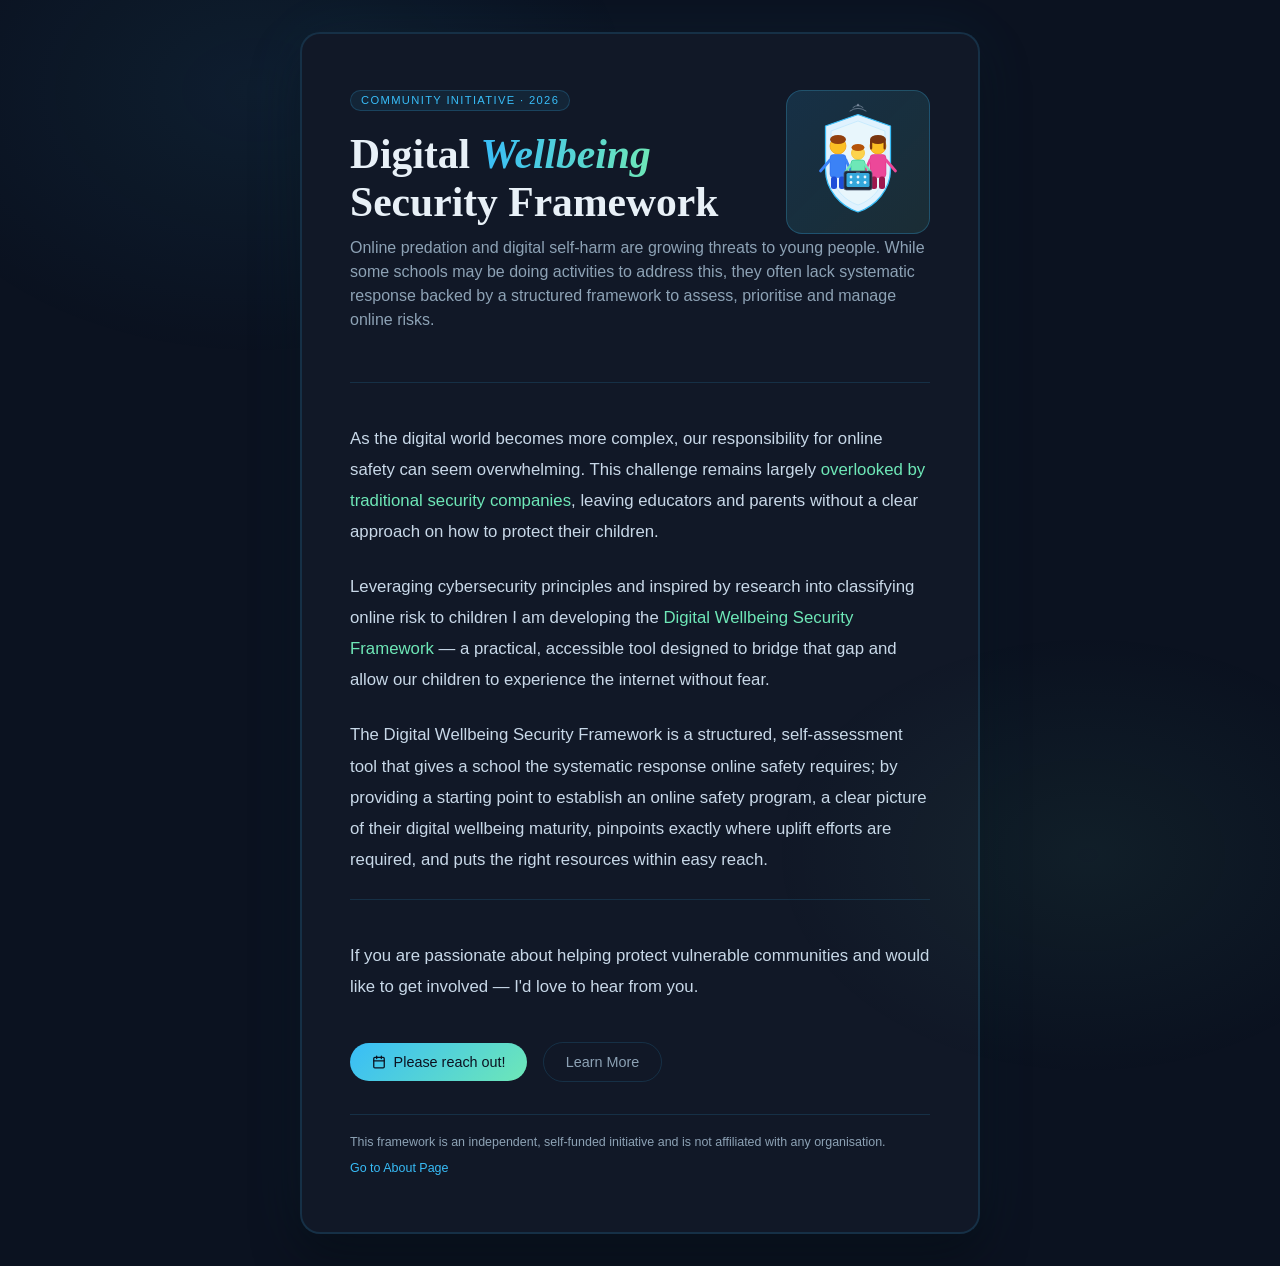
<file: index.html>
<!DOCTYPE html>
<html lang="en">
<head>
  <meta charset="UTF-8" />
  <meta name="viewport" content="width=device-width, initial-scale=1.0"/>
  <title>Digital Wellness Security Framework</title>
  
  <link rel="stylesheet" href = "style.css">
  <!-- Privacy-friendly analytics by Plausible -->
<script async src="https://plausible.io/js/pa-bYfByEYklEnqviAfBm84Q.js"></script>
<script>
  window.plausible=window.plausible||function(){(plausible.q=plausible.q||[]).push(arguments)},plausible.init=plausible.init||function(i){plausible.o=i||{}};
  plausible.init()
</script>

</head>
<body>
  <div class="card">

    <!-- Icon: viewBox cropped to 260 80 160 240 to focus tightly on the family illustration -->
    <div class="icon-wrap">
      <svg viewBox="260 80 160 240" role="img" xmlns="http://www.w3.org/2000/svg">
        <title>Family protection icon</title>
        <desc>Two parents and a child sheltered inside a protective shield, with the child holding a tablet device.</desc>

        <!-- Shield body -->
        <path d="M340 105 L275 128 L275 215 C275 255 304 288 340 300 C376 288 405 255 405 215 L405 128 Z"
          fill="#e0f2fe" stroke="#38bdf8" stroke-width="2.5" stroke-linejoin="round"/>

        <!-- Shield inner highlight -->
        <path d="M340 118 L286 138 L286 213 C286 247 310 276 340 286 C370 276 394 247 394 213 L394 138 Z"
          fill="#f0fafb" stroke="#7dd3fc" stroke-width="1" stroke-linejoin="round" opacity="0.5"/>

        <!-- WiFi signal -->
        <path d="M324 98 Q340 87 356 98" fill="none" stroke="#94a3b8" stroke-width="2" stroke-linecap="round" opacity="0.6"/>
        <path d="M330 91 Q340 83 350 91" fill="none" stroke="#94a3b8" stroke-width="2" stroke-linecap="round" opacity="0.6"/>
        <circle cx="340" cy="86" r="2.5" fill="#94a3b8" opacity="0.6"/>

        <!-- Parent left -->
        <circle cx="300" cy="168" r="16" fill="#fbbf24" stroke="#f59e0b" stroke-width="1.5"/>
        <ellipse cx="300" cy="155" rx="16" ry="9" fill="#92400e"/>
        <rect x="284" y="185" width="32" height="46" rx="7" fill="#3b82f6" stroke="#2563eb" stroke-width="1"/>
        <line x1="284" y1="196" x2="265" y2="218" stroke="#3b82f6" stroke-width="5.5" stroke-linecap="round"/>
        <line x1="316" y1="196" x2="325" y2="217" stroke="#3b82f6" stroke-width="5.5" stroke-linecap="round"/>
        <rect x="286" y="229" width="12" height="25" rx="5" fill="#1d4ed8"/>
        <rect x="302" y="229" width="12" height="25" rx="5" fill="#1d4ed8"/>

        <!-- Parent right -->
        <circle cx="380" cy="168" r="16" fill="#fbbf24" stroke="#f59e0b" stroke-width="1.5"/>
        <ellipse cx="380" cy="155" rx="16" ry="9" fill="#78350f"/>
        <rect x="364" y="155" width="4.5" height="20" rx="3" fill="#78350f"/>
        <rect x="391" y="155" width="4.5" height="20" rx="3" fill="#78350f"/>
        <rect x="364" y="185" width="32" height="46" rx="7" fill="#ec4899" stroke="#db2777" stroke-width="1"/>
        <line x1="364" y1="196" x2="355" y2="217" stroke="#ec4899" stroke-width="5.5" stroke-linecap="round"/>
        <line x1="396" y1="196" x2="415" y2="218" stroke="#ec4899" stroke-width="5.5" stroke-linecap="round"/>
        <rect x="366" y="229" width="12" height="25" rx="5" fill="#9d174d"/>
        <rect x="382" y="229" width="12" height="25" rx="5" fill="#9d174d"/>

        <!-- Child -->
        <circle cx="340" cy="182" r="13" fill="#fcd34d" stroke="#fbbf24" stroke-width="1.5"/>
        <ellipse cx="340" cy="171" rx="13" ry="7" fill="#b45309"/>
        <rect x="326" y="196" width="28" height="38" rx="6" fill="#6ee7b7" stroke="#10b981" stroke-width="1"/>
        <line x1="326" y1="205" x2="315" y2="220" stroke="#6ee7b7" stroke-width="4.5" stroke-linecap="round"/>
        <line x1="354" y1="205" x2="365" y2="220" stroke="#6ee7b7" stroke-width="4.5" stroke-linecap="round"/>
        <rect x="328" y="232" width="10" height="20" rx="4" fill="#059669"/>
        <rect x="342" y="232" width="10" height="20" rx="4" fill="#059669"/>

        <!-- iPad -->
        <rect x="312" y="218" width="56" height="38" rx="5" fill="#1e293b" stroke="#475569" stroke-width="1.5"/>
        <rect x="317" y="222" width="46" height="28" rx="3" fill="#38bdf8" opacity="0.85"/>
        <circle cx="326" cy="230" r="2.8" fill="#ffffff" opacity="0.9"/>
        <circle cx="340" cy="230" r="2.8" fill="#ffffff" opacity="0.9"/>
        <circle cx="354" cy="230" r="2.8" fill="#ffffff" opacity="0.9"/>
        <circle cx="326" cy="241" r="2.8" fill="#ffffff" opacity="0.9"/>
        <circle cx="340" cy="241" r="2.8" fill="#ffffff" opacity="0.9"/>
        <circle cx="354" cy="241" r="2.8" fill="#ffffff" opacity="0.9"/>
        <rect x="336" y="219.5" width="8" height="2" rx="1" fill="#64748b"/>
      </svg>
    </div>

    <div class="tag">Community Initiative &middot; 2026</div>

    <h1>Digital <em>Wellbeing</em><br>Security Framework</h1>

    <div class="subtitle"> 
      <p> Online predation and digital self-harm are growing threats to young people. While some schools may be doing activities to address this, they often lack systematic response backed by a structured framework to assess, prioritise and manage online risks. </p>
     
    </div>

    <div class="divider"></div>

    <div class="pitch">
  <p>
    As the digital world becomes more complex, our responsibility for online safety can seem overwhelming. This challenge remains largely <span class="highlight">overlooked by traditional
    security companies</span>, leaving educators and parents without a clear approach on how to protect their children.
  </p>
  
  <p>
    Leveraging cybersecurity principles and inspired by research into classifying online risk to children I am developing the
    <span class="highlight">Digital Wellbeing Security Framework</span> — a practical, accessible
    tool designed to bridge that gap and allow our children to experience the internet without fear.
  </p>
  
  <p>The Digital Wellbeing Security Framework is a structured, self-assessment tool that gives a school the systematic response online safety requires; by providing a starting point to establish an online safety program, a clear picture of their digital wellbeing maturity, pinpoints exactly where uplift efforts are required, and puts the right resources within easy reach.</p>
  
  <!-- GOOD: The divider is now safely outside of the paragraph tags -->
  <div class="divider"></div>
  
  <p>
    If you are passionate about helping protect vulnerable communities and would like to get involved — I'd love to hear from you.
  </p>
</div>

    <div class="cta">
      <button class="btn">
        <svg width="14" height="14" viewBox="0 0 24 24" fill="none" stroke="currentColor" stroke-width="2.2" stroke-linecap="round" stroke-linejoin="round"><rect x="3" y="4" width="18" height="18" rx="2"/><path d="M16 2v4M8 2v4M3 10h18"/></svg>
        Please reach out!
      </button>
      <button class="btn-ghost">Learn More</button>
    </div>

    <p class="footer-note">
      This framework is an independent, self-funded initiative and is not affiliated with any organisation.
    </p>

    <p class="footer">
      <a href="about.html">Go to About Page</a>
    </p>

  </div>
</body>
</html>
</file>
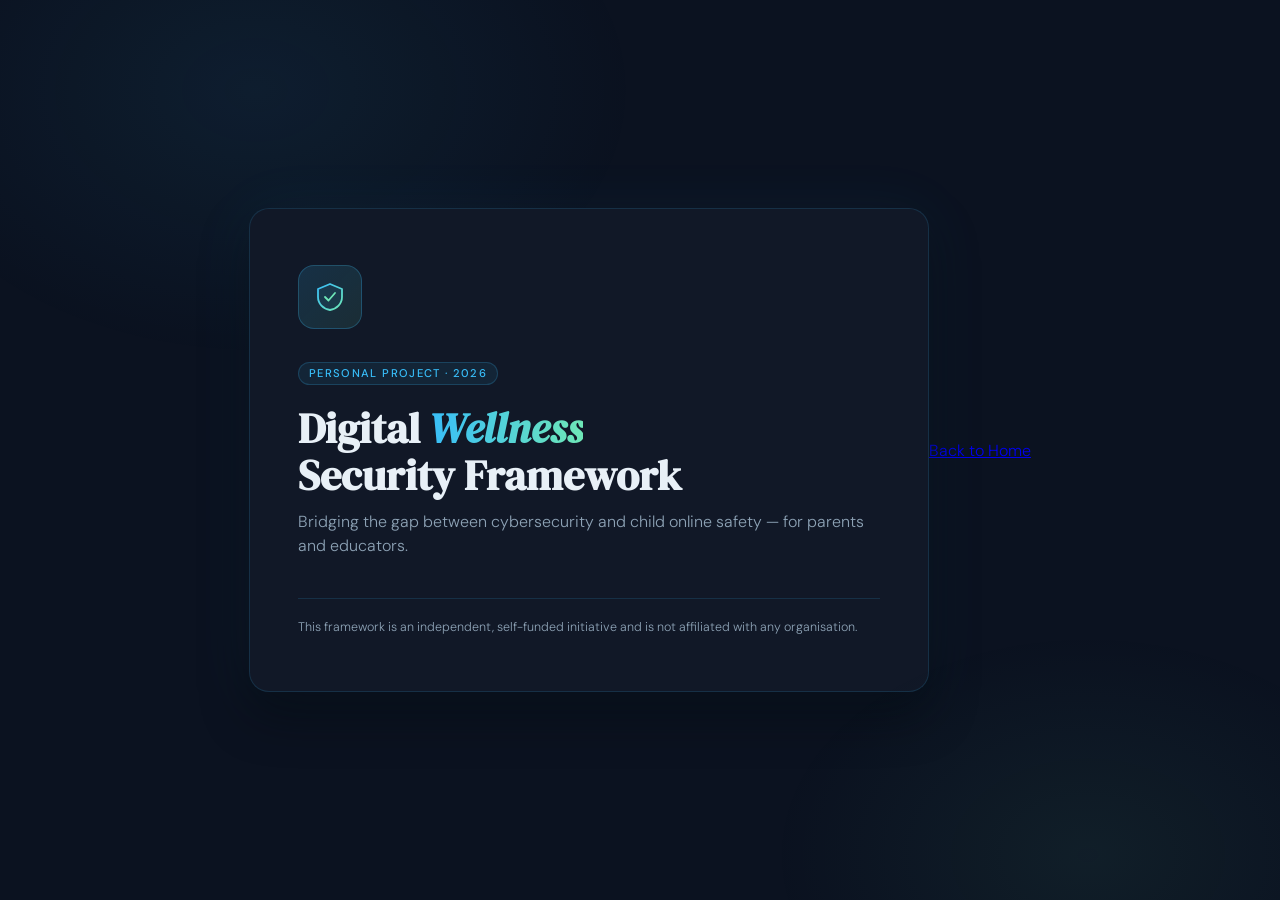
<file: about.html>
<!DOCTYPE html>
<!DOCTYPE html>
<html lang="en">
<head>
  <meta charset="UTF-8" />
  <meta name="viewport" content="width=device-width, initial-scale=1.0"/>
  <title>Digital Wellness Security Framework</title>
  <link href="https://fonts.googleapis.com/css2?family=DM+Serif+Display:ital@0;1&family=DM+Sans:wght@300;400;500&display=swap" rel="stylesheet"/>
  <style>
    *, *::before, *::after { box-sizing: border-box; margin: 0; padding: 0; }

    :root {
      --bg: #0b1220;
      --surface: #111827;
      --accent: #38bdf8;
      --accent2: #6ee7b7;
      --text: #e8f0f7;
      --muted: #8da2b5;
      --border: rgba(56, 189, 248, 0.15);
    }

    body {
      background: var(--bg);
      color: var(--text);
      font-family: 'DM Sans', sans-serif;
      font-weight: 300;
      min-height: 100vh;
      display: flex;
      align-items: center;
      justify-content: center;
      padding: 2rem;
      overflow-x: hidden;
    }

    /* Ambient background glow */
    body::before {
      content: '';
      position: fixed;
      top: -20%;
      left: -10%;
      width: 60%;
      height: 60%;
      background: radial-gradient(ellipse, rgba(56,189,248,0.07) 0%, transparent 70%);
      pointer-events: none;
    }
    body::after {
      content: '';
      position: fixed;
      bottom: -20%;
      right: -10%;
      width: 50%;
      height: 50%;
      background: radial-gradient(ellipse, rgba(110,231,183,0.06) 0%, transparent 70%);
      pointer-events: none;
    }

    .card {
      max-width: 680px;
      width: 100%;
      background: var(--surface);
      border: 1px solid var(--border);
      border-radius: 20px;
      padding: 3.5rem 3rem;
      position: relative;
      box-shadow: 0 0 60px rgba(56,189,248,0.06), 0 24px 48px rgba(0,0,0,0.4);
      animation: fadeUp 0.8s ease both;
    }

    @keyframes fadeUp {
      from { opacity: 0; transform: translateY(28px); }
      to   { opacity: 1; transform: translateY(0); }
    }

    /* Icon */
    .icon-wrap {
      width: 64px;
      height: 64px;
      border-radius: 16px;
      background: linear-gradient(135deg, rgba(56,189,248,0.15), rgba(110,231,183,0.1));
      border: 1px solid rgba(56,189,248,0.25);
      display: flex;
      align-items: center;
      justify-content: center;
      margin-bottom: 2rem;
      animation: fadeUp 0.8s 0.1s ease both;
    }

    .icon-wrap svg {
      width: 32px;
      height: 32px;
    }

    /* Tag */
    .tag {
      display: inline-block;
      font-size: 0.7rem;
      font-weight: 500;
      letter-spacing: 0.12em;
      text-transform: uppercase;
      color: var(--accent);
      background: rgba(56,189,248,0.08);
      border: 1px solid rgba(56,189,248,0.2);
      border-radius: 100px;
      padding: 0.3em 0.9em;
      margin-bottom: 1.25rem;
      animation: fadeUp 0.8s 0.15s ease both;
    }

    h1 {
      font-family: 'DM Serif Display', serif;
      font-size: clamp(1.9rem, 4vw, 2.6rem);
      line-height: 1.15;
      color: var(--text);
      margin-bottom: 0.6rem;
      animation: fadeUp 0.8s 0.2s ease both;
    }

    h1 em {
      font-style: italic;
      background: linear-gradient(90deg, var(--accent), var(--accent2));
      -webkit-background-clip: text;
      -webkit-text-fill-color: transparent;
      background-clip: text;
    }

    .subtitle {
      font-size: 1rem;
      color: var(--muted);
      margin-bottom: 2.5rem;
      line-height: 1.5;
      animation: fadeUp 0.8s 0.25s ease both;
    }

    .divider {
      height: 1px;
      background: var(--border);
      margin-bottom: 2.5rem;
      animation: fadeUp 0.8s 0.3s ease both;
    }

    .pitch {
      font-size: 1.05rem;
      line-height: 1.85;
      color: #c8d8e8;
      animation: fadeUp 0.8s 0.35s ease both;
    }

    .pitch p + p {
      margin-top: 1.25rem;
    }

    .pitch .highlight {
      color: var(--accent2);
      font-weight: 500;
    }

    /* CTA */
    .cta {
      margin-top: 2.5rem;
      display: flex;
      align-items: center;
      gap: 1rem;
      animation: fadeUp 0.8s 0.45s ease both;
    }

    .btn {
      display: inline-flex;
      align-items: center;
      gap: 0.5rem;
      background: linear-gradient(135deg, var(--accent), var(--accent2));
      color: #0b1220;
      font-family: 'DM Sans', sans-serif;
      font-weight: 500;
      font-size: 0.9rem;
      padding: 0.75em 1.5em;
      border-radius: 100px;
      text-decoration: none;
      border: none;
      cursor: pointer;
      transition: opacity 0.2s, transform 0.2s;
    }

    .btn:hover { opacity: 0.85; transform: translateY(-1px); }

    .btn-ghost {
      background: transparent;
      color: var(--muted);
      border: 1px solid var(--border);
      font-family: 'DM Sans', sans-serif;
      font-weight: 400;
      font-size: 0.9rem;
      padding: 0.75em 1.5em;
      border-radius: 100px;
      cursor: pointer;
      transition: color 0.2s, border-color 0.2s;
    }

    .btn-ghost:hover { color: var(--text); border-color: rgba(56,189,248,0.4); }

    /* Footer note */
    .footer-note {
      margin-top: 2rem;
      font-size: 0.78rem;
      color: var(--muted);
      border-top: 1px solid var(--border);
      padding-top: 1.25rem;
      animation: fadeUp 0.8s 0.5s ease both;
    }
  </style>
</head>

<body>
  <div class="card">

    <!-- Icon -->
    <div class="icon-wrap">
      <svg viewBox="0 0 32 32" fill="none" xmlns="http://www.w3.org/2000/svg">
        <path d="M16 3L4 8v8c0 6.627 5.144 11.902 12 13 6.856-1.098 12-6.373 12-13V8L16 3z"
          stroke="url(#grad)" stroke-width="1.8" stroke-linejoin="round" fill="rgba(56,189,248,0.08)"/>
        <path d="M11 16l3.5 3.5L21 12" stroke="#6ee7b7" stroke-width="1.8"
          stroke-linecap="round" stroke-linejoin="round"/>
        <defs>
          <linearGradient id="grad" x1="4" y1="3" x2="28" y2="29" gradientUnits="userSpaceOnUse">
            <stop stop-color="#38bdf8"/>
            <stop offset="1" stop-color="#6ee7b7"/>
          </linearGradient>
        </defs>
      </svg>
    </div>

    <div class="tag">Personal Project &middot; 2026</div>

    <h1>Digital <em>Wellness</em><br>Security Framework</h1>
    <p class="subtitle">Bridging the gap between cybersecurity and child online safety — for parents and educators.</p>
     <p class="footer-note">
      This framework is an independent, self-funded initiative and is not affiliated with any organisation.
    </p>

  </div>
</body>
</html>

<a href="index.html">Back to Home</a>
</file>
<file: style.css>
*, *::before, *::after { box-sizing: border-box; margin: 0; padding: 0; }

:root {
  --bg: #0b1220;
  --surface: #111827;
  --accent: #38bdf8;
  --accent2: #6ee7b7;
  --text: #e8f0f7;
  --muted: #8da2b5;
  --border: rgba(56, 189, 248, 0.15);
}

body {
  background: var(--bg);
  color: var(--text);
  font-family: 'Graphic', sans-serif;
  font-weight: 300;
  min-height: 100vh;
  display: flex;
  align-items: center;
  justify-content: center;
  padding: 2rem;
  overflow-x: hidden;
}

body::before {
  content: '';
  position: fixed;
  top: -20%;
  left: -10%;
  width: 60%;
  height: 60%;
  background: radial-gradient(ellipse, rgba(56,189,248,0.07) 0%, transparent 70%);
  pointer-events: none;
}
body::after {
  content: '';
  position: fixed;
  bottom: -20%;
  right: -10%;
  width: 50%;
  height: 50%;
  background: radial-gradient(ellipse, rgba(110,231,183,0.06) 0%, transparent 70%);
  pointer-events: none;
}

.card {
  max-width: 680px;
  width: 100%;
  background: var(--surface);
  border: 2px solid var(--border);
  border-radius: 20px;
  padding: 3.5rem 3rem;
  position: relative;
  box-shadow: 0 0 60px rgba(56,189,248,0.06), 0 24px 48px rgba(0,0,0,0.4);
  animation: fadeUp 0.8s ease both;
}

@keyframes fadeUp {
  from { opacity: 0; transform: translateY(28px); }
  to   { opacity: 1; transform: translateY(0); }
}

.icon-wrap {
  width: 144px;
  height: 144px;
  border-radius: 16px;
  background: linear-gradient(135deg, rgba(56,189,248,0.15), rgba(110,231,183,0.1));
  border: 1px solid rgba(56,189,248,0.25);
  display: flex;
  align-items: center;
  justify-content: center;
  margin-bottom: 2rem;
  animation: fadeUp 0.8s 0.1s ease both;
  position: absolute;
  top: 3.5rem;
  right: 3rem;
}

.icon-wrap svg {
  width: 120px;
  height: 120px;
}

.tag {
  display: inline-block;
  font-size: 0.7rem;
  font-weight: 500;
  letter-spacing: 0.12em;
  text-transform: uppercase;
  color: var(--accent);
  background: rgba(56,189,248,0.08);
  border: 1px solid rgba(56,189,248,0.2);
  border-radius: 100px;
  padding: 0.3em 0.9em;
  margin-bottom: 1.25rem;
  animation: fadeUp 0.8s 0.15s ease both;
}

h1 {
  font-family: 'Graphic', serif;
  font-size: clamp(1.2rem, 5.5cqw, 2.6rem); 
  line-height: 1.15;
  color: var(--text);
  margin-bottom: 0.6rem;
  animation: fadeUp 0.8s 0.2s ease both;
  white-space: nowrap; 
}

h1 em {
  font-style: italic;
  background: linear-gradient(90deg, var(--accent), var(--accent2));
  -webkit-background-clip: text;
  -webkit-text-fill-color: transparent;
  background-clip: text;
}

.subtitle {
  font-size: 1rem;
  color: var(--muted);
  margin-bottom: 50px;
  line-height: 1.5;
  animation: fadeUp 0.8s 0.25s ease both;
  display: flex;
  flex-direction: column;
  gap: 0.5rem;
}

/* Fixed .pitch block styling */
.pitch {
  font-size: 1.05rem;
  line-height: 1.85;
  color: #c8d8e8;
  margin-top: 1.25rem;
  animation: fadeUp 0.8s 0.35s ease both;
}

/* Paragraph gaps inside pitch now live safely outside the parent wrapper */
.pitch p {
  margin-bottom: 1.5rem;
}

.pitch p:last-child {
  margin-bottom: 0;
}

.divider {
  height: 1px;
  background: var(--border);
  margin-bottom: 2.5rem;
  animation: fadeUp 0.8s 0.3s ease both;
}

.pitch .highlight {
  color: var(--accent2);
  font-weight: 500;
}

.cta {
  margin-top: 2.5rem;
  display: flex;
  align-items: center;
  gap: 1rem;
  animation: fadeUp 0.8s 0.45s ease both;
}

.btn {
  display: inline-flex;
  align-items: center;
  gap: 0.5rem;
  background: linear-gradient(135deg, var(--accent), var(--accent2));
  color: #0b1220;
  font-family: 'DM Sans', sans-serif;
  font-weight: 500;
  font-size: 0.9rem;
  padding: 0.75em 1.5em;
  border-radius: 100px;
  text-decoration: none;
  border: none;
  cursor: pointer;
  transition: opacity 0.2s, transform 0.2s;
}

.btn:hover { opacity: 0.85; transform: translateY(-1px); }

.btn-ghost {
  background: transparent;
  color: var(--muted);
  border: 1px solid var(--border);
  font-family: 'DM Sans', sans-serif;
  font-weight: 400;
  font-size: 0.9rem;
  padding: 0.75em 1.5em;
  border-radius: 100px;
  cursor: pointer;
  transition: color 0.2s, border-color 0.2s;
}

.btn-ghost:hover { color: var(--text); border-color: rgba(56,189,248,0.4); }

.footer-note {
  margin-top: 2rem;
  font-size: 0.78rem;
  color: var(--muted);
  border-top: 1px solid var(--border);
  padding-top: 1.25rem;
  animation: fadeUp 0.8s 0.5s ease both;
}

.footer a {
  color: var(--accent);
  text-decoration: none;
  font-size: 0.78rem;
  margin-top: 0.75rem;
  display: inline-block;
}

.footer a:hover { text-decoration: underline; }
</file>
